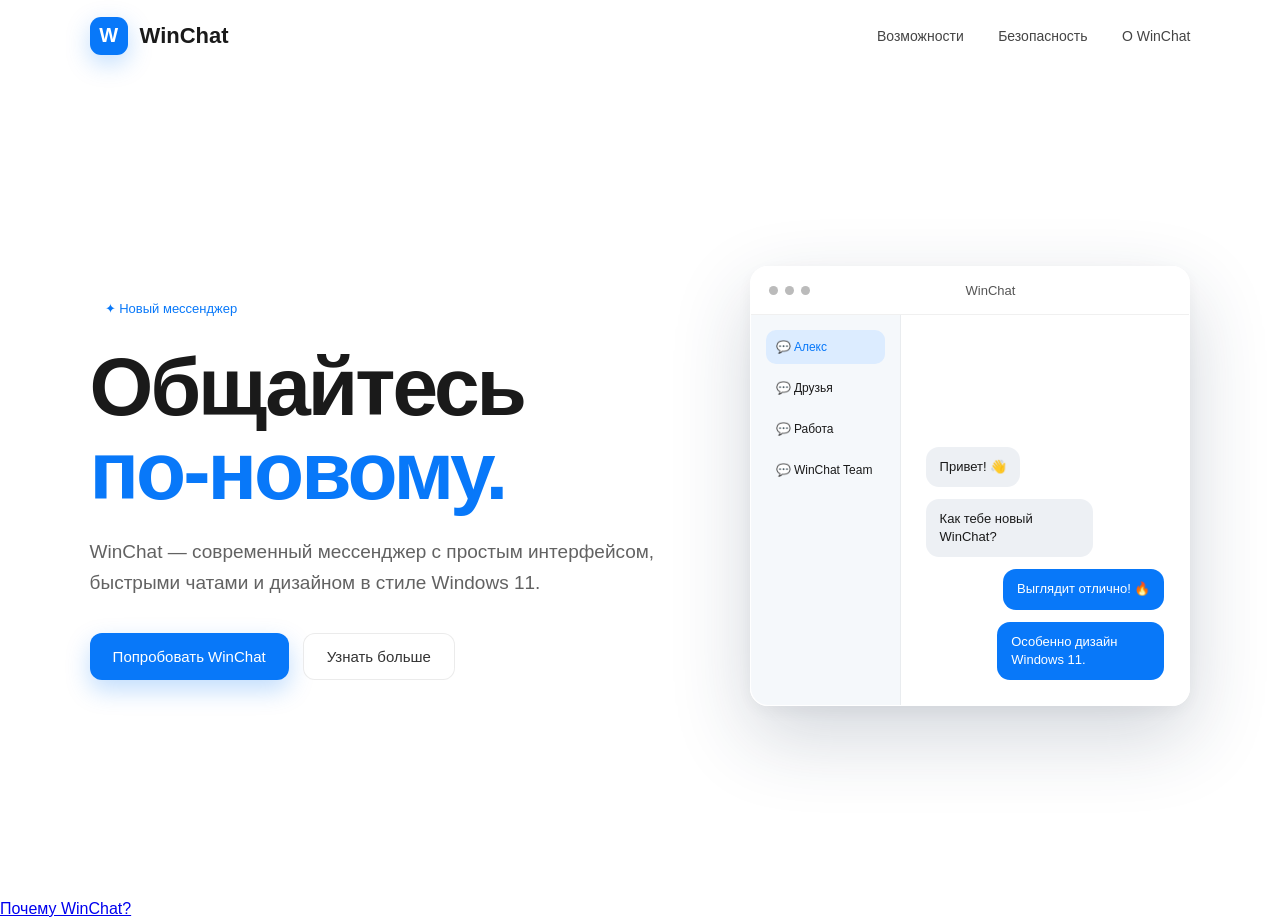
<file: index.html>
<!DOCTYPE html>
<html lang="ru">
<head>
    <meta charset="UTF-8">
    <meta name="viewport" content="width=device-width, initial-scale=1.0">

    <title>WinChat — общайтесь по-новому</title>

    <style>
        * {
            box-sizing: border-box;
            margin: 0;
            padding: 0;
        }

        body {
            font-family: "Segoe UI", Arial, sans-serif;
            min-height: 100vh;
            color: #1a1a1a;
            <script src="script.js"></script>


            background:
                radial-gradient(circle at 80% 20%, #d9eaff 0, transparent 35%),
                linear-gradient(135deg, #f7f9fc, #e9eef5);
        }

        nav {
            height: 72px;
            display: flex;
            align-items: center;
            justify-content: space-between;

            padding: 0 7%;

            background: rgba(255, 255, 255, 0.65);
            backdrop-filter: blur(25px);

            border-bottom: 1px solid rgba(255,255,255,.8);
        }

        .logo {
            display: flex;
            align-items: center;
            gap: 12px;

            font-size: 22px;
            font-weight: 600;
        }

        .logo-icon {
            width: 38px;
            height: 38px;

            display: flex;
            align-items: center;
            justify-content: center;

            border-radius: 11px;

            background: #0878f9;
            color: white;

            font-size: 20px;
            box-shadow: 0 8px 25px rgba(8,120,249,.25);
        }

        nav a {
            margin-left: 30px;
            color: #444;
            text-decoration: none;
            font-size: 14px;
        }

        nav a:hover {
            color: #0878f9;
        }

        .hero {
            min-height: calc(100vh - 72px);

            display: flex;
            align-items: center;
            justify-content: space-between;

            gap: 60px;
            padding: 80px 7%;
        }

        .hero-text {
            max-width: 600px;
        }

        .badge {
            display: inline-block;

            padding: 8px 14px;
            margin-bottom: 20px;

            border-radius: 20px;

            background: rgba(255,255,255,.7);
            border: 1px solid rgba(255,255,255,.9);

            color: #0878f9;
            font-size: 13px;
        }

        h1 {
            font-size: clamp(48px, 7vw, 82px);
            line-height: 1.02;
            letter-spacing: -3px;
            margin-bottom: 25px;
        }

        h1 span {
            color: #0878f9;
        }

        .description {
            color: #626262;
            font-size: 19px;
            line-height: 1.6;
            margin-bottom: 35px;
        }

        .buttons {
            display: flex;
            gap: 14px;
        }

        button {
            border: none;
            cursor: pointer;

            padding: 14px 23px;
            border-radius: 12px;

            font-size: 15px;
            font-family: inherit;

            transition: .2s;
        }

        .primary {
            background: #0878f9;
            color: white;

            box-shadow: 0 10px 25px rgba(8,120,249,.25);
        }

        .primary:hover {
            transform: translateY(-2px);
            background: #006be5;
        }

        .secondary {
            background: rgba(255,255,255,.7);
            color: #333;

            border: 1px solid rgba(0,0,0,.08);
        }

        .secondary:hover {
            background: white;
        }

        /* Chat window */

        .window {
            width: min(520px, 100%);
            border-radius: 18px;

            overflow: hidden;

            background: rgba(255,255,255,.72);
            backdrop-filter: blur(30px);

            border: 1px solid rgba(255,255,255,.9);

            box-shadow:
                0 30px 80px rgba(30,50,80,.2),
                0 5px 20px rgba(0,0,0,.05);
        }

        .window-top {
            height: 48px;

            display: flex;
            align-items: center;

            padding: 0 18px;

            background: rgba(255,255,255,.55);
            border-bottom: 1px solid rgba(0,0,0,.06);
        }

        .dots {
            display: flex;
            gap: 7px;
        }

        .dot {
            width: 9px;
            height: 9px;
            border-radius: 50%;
            background: #bbb;
        }

        .window-title {
            margin-left: auto;
            margin-right: auto;

            font-size: 13px;
            color: #555;
        }

        .chat {
            display: flex;
            height: 390px;
        }

        .sidebar {
            width: 150px;
            padding: 15px;

            background: rgba(240,244,249,.65);
            border-right: 1px solid rgba(0,0,0,.05);
        }

        .chat-item {
            padding: 10px;
            margin-bottom: 7px;

            border-radius: 10px;

            font-size: 12px;
        }

        .chat-item.active {
            background: #dcecff;
            color: #0878f9;
        }

        .messages {
            flex: 1;
            padding: 25px;

            display: flex;
            flex-direction: column;
            justify-content: flex-end;

            gap: 12px;
        }

        .message {
            max-width: 70%;
            padding: 11px 14px;

            border-radius: 13px;

            font-size: 13px;
            line-height: 1.4;
        }

        .received {
            align-self: flex-start;
            background: #edf0f4;
        }

        .sent {
            align-self: flex-end;
            background: #0878f9;
            color: white;
        }

        @media (max-width: 900px) {
            nav {
                padding: 0 5%;
            }

            nav .links {
                display: none;
            }

            .hero {
                padding: 60px 5%;
                flex-direction: column;
                text-align: center;
            }

            .buttons {
                justify-content: center;
            }

            .hero-text {
                max-width: 700px;
            }
        }
    </style>
</head>

<body>

<nav>
    <div class="logo">
        <div class="logo-icon">W</div>
        WinChat
    </div>

    <div class="links">
        <a href="#">Возможности</a>
        <a href="#">Безопасность</a>
        <a href="#">О WinChat</a>
    </div>
</nav>

<main class="hero">

    <section class="hero-text">

        <div class="badge">
            ✦ Новый мессенджер
        </div>

        <h1>
            Общайтесь<br>
            <span>по-новому.</span>
        </h1>

        <p class="description">
            WinChat — современный мессенджер
            с простым интерфейсом, быстрыми чатами
            и дизайном в стиле Windows 11.
        </p>

        <div class="buttons">
            <button class="primary">
                Попробовать WinChat
            </button>

            <button class="secondary">
                Узнать больше
            </button>
        </div>

    </section>


    <section class="window">

        <div class="window-top">

            <div class="dots">
                <div class="dot"></div>
                <div class="dot"></div>
                <div class="dot"></div>
            </div>

            <div class="window-title">
                WinChat
            </div>

        </div>

        <div class="chat">

            <aside class="sidebar">

                <div class="chat-item active">
                    💬 Алекс
                </div>

                <div class="chat-item">
                    💬 Друзья
                </div>

                <div class="chat-item">
                    💬 Работа
                </div>

                <div class="chat-item">
                    💬 WinChat Team
                </div>

            </aside>

            <div class="messages">

                <div class="message received">
                    Привет! 👋
                </div>

                <div class="message received">
                    Как тебе новый WinChat?
                </div>

                <div class="message sent">
                    Выглядит отлично! 🔥
                </div>

                <div class="message sent">
                    Особенно дизайн Windows 11.
                </div>

            </div>

        </div>

    </section>

</main>

</body>
</html>
<a href="why.html">
    Почему WinChat?
</a>
</file>
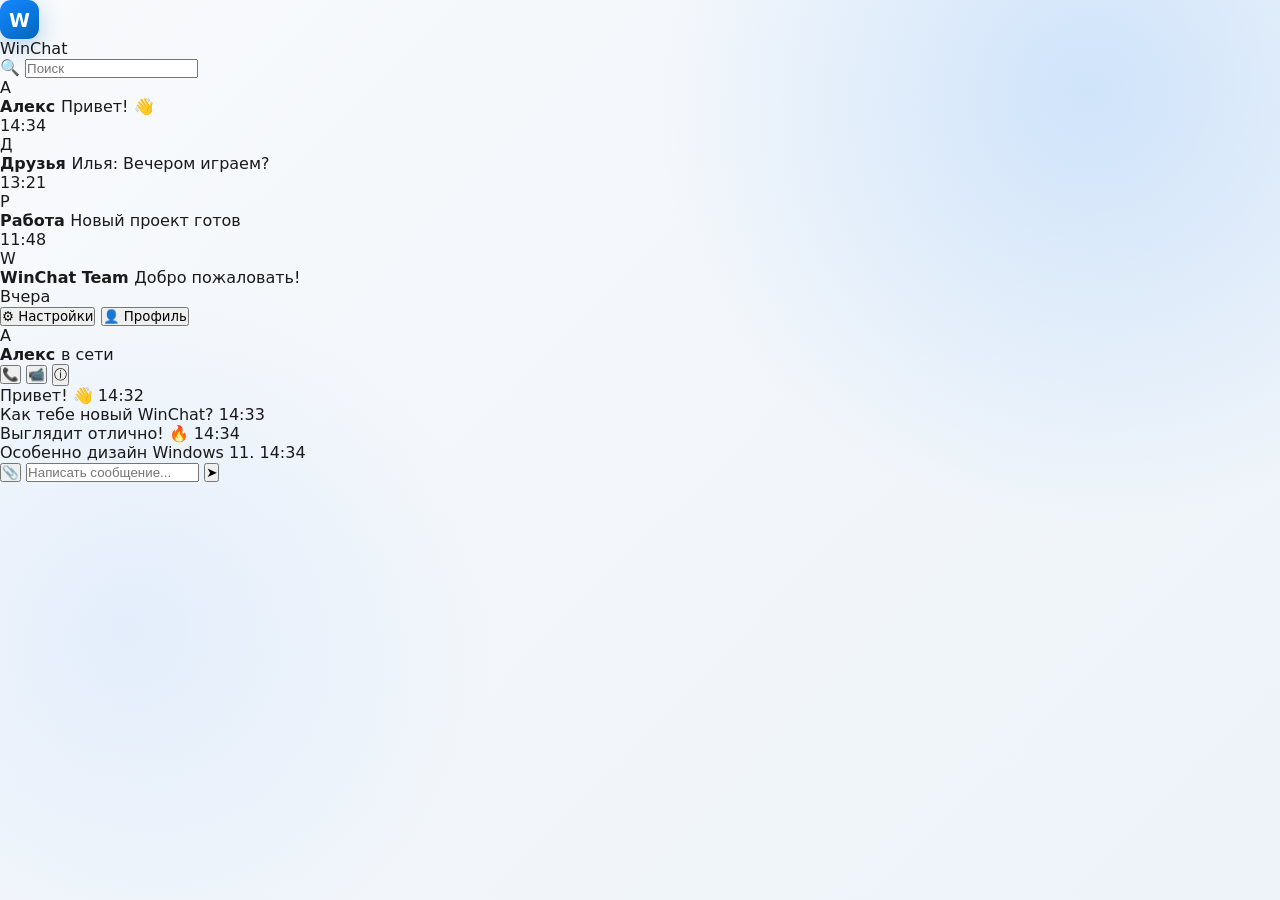
<file: chat.html>
<!DOCTYPE html>
<html lang="ru">

<head>

    <meta charset="UTF-8">

    <meta
        name="viewport"
        content="width=device-width, initial-scale=1.0"
    >

    <meta
        name="description"
        content="WinChat — современный мессенджер."
    >

    <title>WinChat</title>

    <link
        rel="stylesheet"
        href="style.css"
    >

</head>


<body class="chat-page">


    <!-- APP -->

    <div class="messenger">


        <!-- SIDEBAR -->

        <aside class="messenger-sidebar">


            <!-- LOGO -->

            <div class="messenger-logo">

                <div class="logo-icon">
                    W
                </div>

                <span>
                    WinChat
                </span>

            </div>


            <!-- SEARCH -->

            <div class="search-box">

                <span>
                    🔍
                </span>

                <input
                    type="text"
                    placeholder="Поиск"
                    id="chatSearch"
                >

            </div>


            <!-- CHAT LIST -->

            <div class="chat-list">


                <div
                    class="chat-list-item active"
                    data-chat="alex"
                >

                    <div class="chat-avatar blue">
                        А
                    </div>

                    <div class="chat-preview">

                        <strong>
                            Алекс
                        </strong>

                        <span>
                            Привет! 👋
                        </span>

                    </div>

                    <time>
                        14:34
                    </time>

                </div>


                <div
                    class="chat-list-item"
                    data-chat="friends"
                >

                    <div class="chat-avatar purple">
                        Д
                    </div>

                    <div class="chat-preview">

                        <strong>
                            Друзья
                        </strong>

                        <span>
                            Илья: Вечером играем?
                        </span>

                    </div>

                    <time>
                        13:21
                    </time>

                </div>


                <div
                    class="chat-list-item"
                    data-chat="work"
                >

                    <div class="chat-avatar green">
                        Р
                    </div>

                    <div class="chat-preview">

                        <strong>
                            Работа
                        </strong>

                        <span>
                            Новый проект готов
                        </span>

                    </div>

                    <time>
                        11:48
                    </time>

                </div>


                <div
                    class="chat-list-item"
                    data-chat="team"
                >

                    <div class="chat-avatar orange">
                        W
                    </div>

                    <div class="chat-preview">

                        <strong>
                            WinChat Team
                        </strong>

                        <span>
                            Добро пожаловать!
                        </span>

                    </div>

                    <time>
                        Вчера
                    </time>

                </div>


            </div>


            <!-- SIDEBAR BOTTOM -->

            <div class="sidebar-bottom">

                <button>
                    ⚙️
                    Настройки
                </button>

                <button>
                    👤
                    Профиль
                </button>

            </div>


        </aside>


        <!-- CHAT -->

        <main class="conversation">


            <!-- CHAT HEADER -->

            <header class="conversation-header">

                <div class="conversation-user">

                    <div class="chat-avatar blue">
                        А
                    </div>

                    <div>

                        <strong id="currentUser">
                            Алекс
                        </strong>

                        <span id="currentStatus">
                            в сети
                        </span>

                    </div>

                </div>


                <div class="conversation-actions">

                    <button
                        title="Позвонить"
                    >
                        📞
                    </button>

                    <button
                        title="Видеозвонок"
                    >
                        📹
                    </button>

                    <button
                        title="Информация"
                    >
                        ⓘ
                    </button>

                </div>

            </header>


            <!-- MESSAGES -->

            <div
                class="conversation-messages"
                id="messages"
            >

                <div class="message-row received">

                    <div class="message">

                        Привет! 👋

                        <time>
                            14:32
                        </time>

                    </div>

                </div>


                <div class="message-row received">

                    <div class="message">

                        Как тебе новый WinChat?

                        <time>
                            14:33
                        </time>

                    </div>

                </div>


                <div class="message-row sent">

                    <div class="message">

                        Выглядит отлично! 🔥

                        <time>
                            14:34
                        </time>

                    </div>

                </div>


                <div class="message-row sent">

                    <div class="message">

                        Особенно дизайн Windows 11.

                        <time>
                            14:34
                        </time>

                    </div>

                </div>

            </div>


            <!-- INPUT -->

            <form
                class="message-form"
                id="messageForm"
            >

                <button
                    type="button"
                    class="attach-button"
                    title="Прикрепить файл"
                >
                    📎
                </button>


                <input
                    type="text"
                    id="messageInput"
                    placeholder="Написать сообщение..."
                    autocomplete="off"
                >


                <button
                    type="submit"
                    class="send-button"
                    title="Отправить"
                >
                    ➤
                </button>

            </form>


        </main>

    </div>


    <script>

        /* =========================
           SEND MESSAGE
        ========================= */

        const form =
            document.getElementById(
                "messageForm"
            );

        const input =
            document.getElementById(
                "messageInput"
            );

        const messages =
            document.getElementById(
                "messages"
            );


        form.addEventListener(
            "submit",
            function(event) {

                event.preventDefault();


                const text =
                    input.value.trim();


                if (!text) {
                    return;
                }


                const row =
                    document.createElement(
                        "div"
                    );

                row.className =
                    "message-row sent";


                const message =
                    document.createElement(
                        "div"
                    );

                message.className =
                    "message";


                const messageText =
                    document.createTextNode(
                        text
                    );


                const time =
                    document.createElement(
                        "time"
                    );


                time.textContent =
                    getCurrentTime();


                message.appendChild(
                    messageText
                );

                message.appendChild(
                    time
                );

                row.appendChild(
                    message
                );

                messages.appendChild(
                    row
                );


                input.value = "";


                scrollMessages();


                /* Demo response */

                setTimeout(
                    () => {

                        addReply();

                    },
                    900
                );

            }
        );


        /* =========================
           CURRENT TIME
        ========================= */

        function getCurrentTime() {

            const now =
                new Date();


            return now.toLocaleTimeString(
                "ru-RU",
                {
                    hour: "2-digit",
                    minute: "2-digit"
                }
            );

        }


        /* =========================
           DEMO REPLY
        ========================= */

        function addReply() {

            const replies = [

                "Интересно! 😎",

                "Согласен!",

                "Да, WinChat выглядит круто 🔥",

                "Скоро добавим ещё больше функций!",

                "Отлично! 👍"

            ];


            const randomReply =
                replies[
                    Math.floor(
                        Math.random()
                        * replies.length
                    )
                ];


            const row =
                document.createElement(
                    "div"
                );

            row.className =
                "message-row received";


            const message =
                document.createElement(
                    "div"
                );

            message.className =
                "message";


            const text =
                document.createTextNode(
                    randomReply
                );


            const time =
                document.createElement(
                    "time"
                );

            time.textContent =
                getCurrentTime();


            message.appendChild(text);

            message.appendChild(time);

            row.appendChild(message);

            messages.appendChild(row);


            scrollMessages();

        }


        /* =========================
           SCROLL
        ========================= */

        function scrollMessages() {

            messages.scrollTop =
                messages.scrollHeight;

        }


        /* =========================
           CHAT SWITCHING
        ========================= */

        const chatItems =
            document.querySelectorAll(
                ".chat-list-item"
            );


        const currentUser =
            document.getElementById(
                "currentUser"
            );


        chatItems.forEach(item => {

            item.addEventListener(
                "click",
                () => {

                    chatItems.forEach(
                        chat => {

                            chat.classList.remove(
                                "active"
                            );

                        }
                    );


                    item.classList.add(
                        "active"
                    );


                    const name =
                        item.querySelector(
                            "strong"
                        ).textContent;


                    currentUser.textContent =
                        name;


                    messages.innerHTML = "";


                    addDemoMessage(
                        "Привет! 👋",
                        "received"
                    );

                }
            );

        });


        function addDemoMessage(
            text,
            type
        ) {

            const row =
                document.createElement(
                    "div"
                );

            row.className =
                `message-row ${type}`;


            const message =
                document.createElement(
                    "div"
                );

            message.className =
                "message";


            const textNode =
                document.createTextNode(
                    text
                );


            const time =
                document.createElement(
                    "time"
                );

            time.textContent =
                getCurrentTime();


            message.appendChild(
                textNode
            );

            message.appendChild(
                time
            );


            row.appendChild(
                message
            );

            messages.appendChild(
                row
            );

        }


        /* =========================
           SEARCH
        ========================= */

        const search =
            document.getElementById(
                "chatSearch"
            );


        search.addEventListener(
            "input",
            () => {

                const query =
                    search.value.toLowerCase();


                chatItems.forEach(item => {

                    const name =
                        item.querySelector(
                            "strong"
                        ).textContent
                        .toLowerCase();


                    item.style.display =
                        name.includes(query)
                        ? "flex"
                        : "none";

                });

            }
        );

    </script>
<link rel="stylesheet" href="style.css">

</body>

</html>
</file>
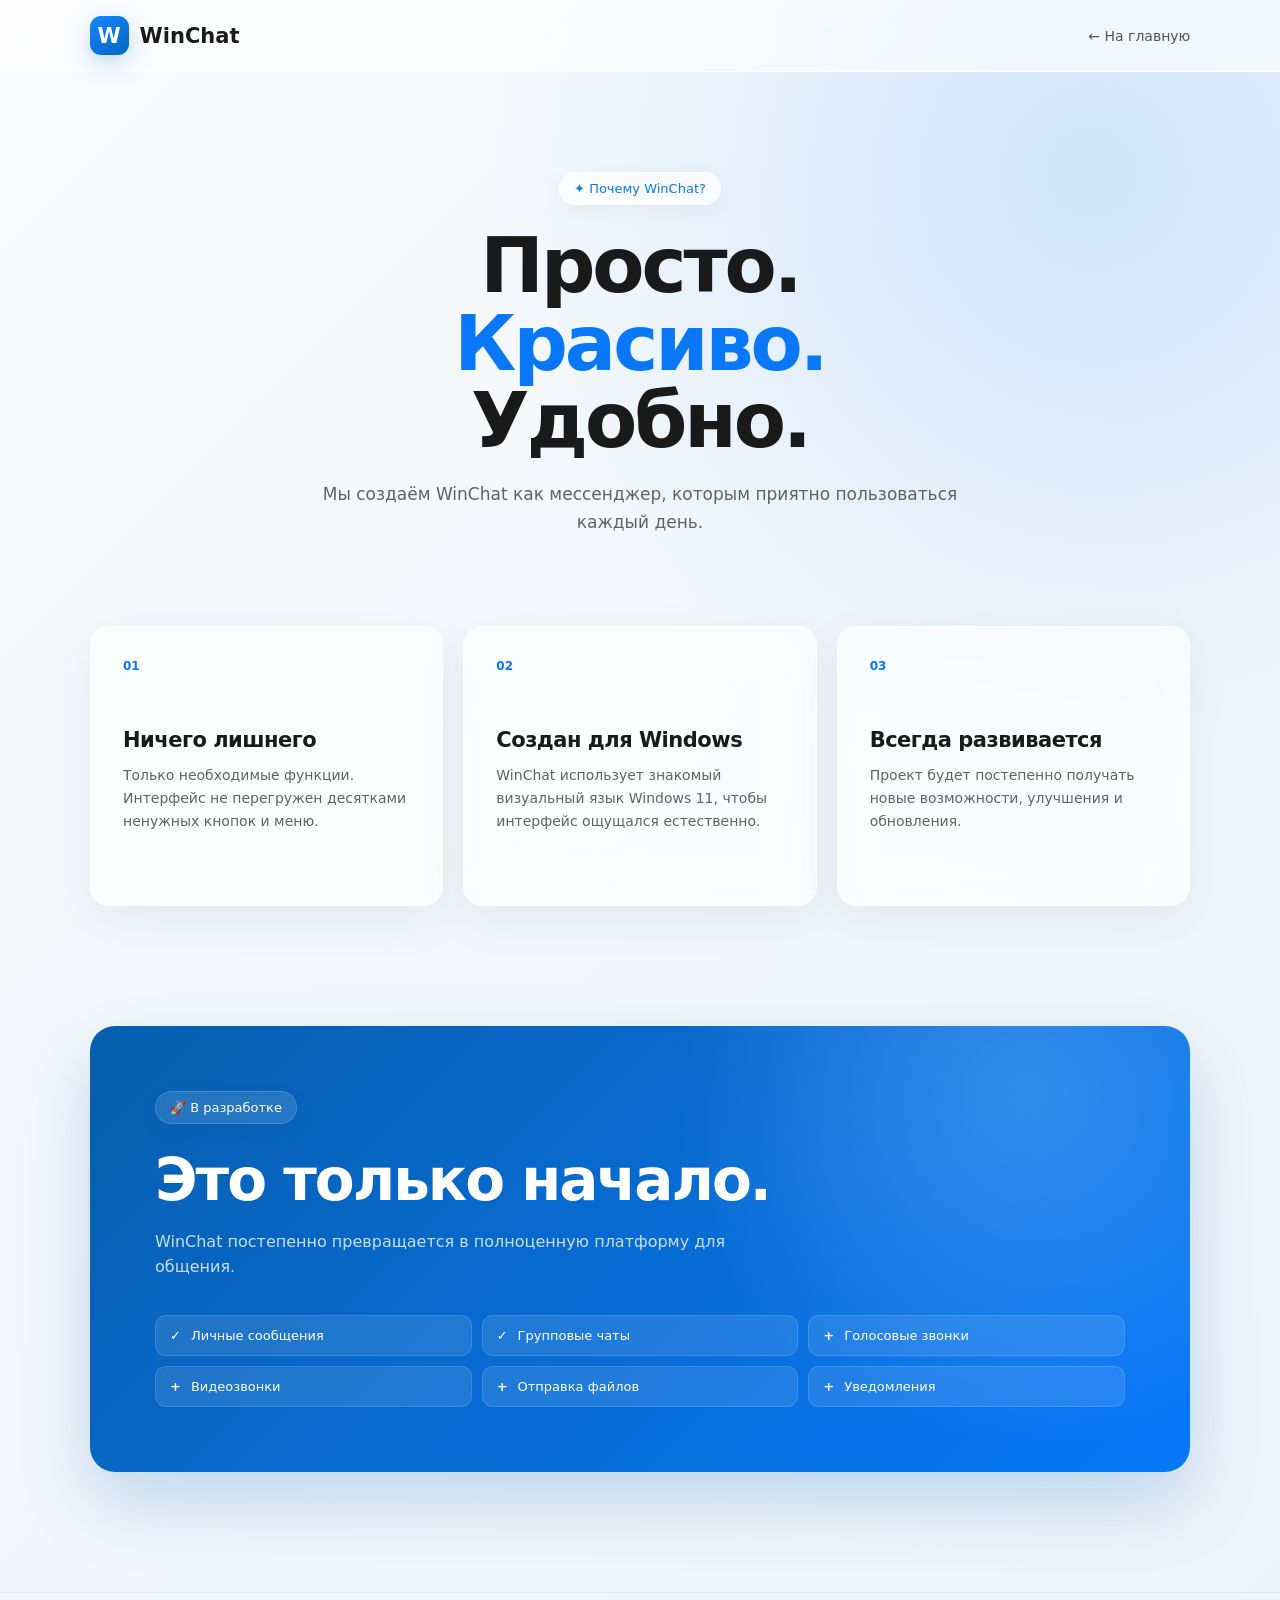
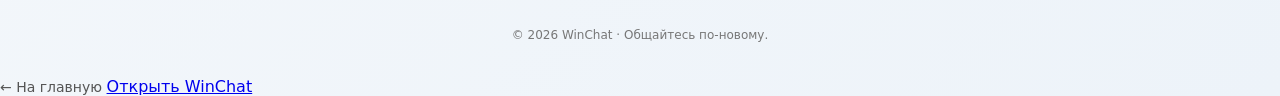
<file: why.html>
<!DOCTYPE html>
<html lang="ru">

<head>

    <meta charset="UTF-8">

    <meta
        name="viewport"
        content="width=device-width, initial-scale=1.0"
    >

    <meta
        name="description"
        content="Почему стоит выбрать WinChat."
    >

    <title>Почему WinChat? — WinChat</title>

    <style>

        :root {
            --blue: #0878f9;
            --text: #1a1a1a;
            --muted: #626262;
        }

        * {
            box-sizing: border-box;
            margin: 0;
            padding: 0;
        }

        html {
            scroll-behavior: smooth;
        }

        body {
            min-height: 100vh;

            font-family:
                "Segoe UI",
                system-ui,
                sans-serif;

            color: var(--text);

            background:
                radial-gradient(
                    circle at 85% 10%,
                    rgba(8, 120, 249, 0.15),
                    transparent 32%
                ),
                linear-gradient(
                    135deg,
                    #f8fafc,
                    #edf3f9
                );
        }


        /* =========================
           NAVBAR
        ========================= */

        .navbar {

            position: sticky;
            top: 0;

            z-index: 100;

            height: 72px;

            display: flex;
            align-items: center;
            justify-content: space-between;

            padding: 0 7%;

            background:
                rgba(255, 255, 255, 0.65);

            backdrop-filter:
                blur(28px);

            border-bottom:
                1px solid rgba(255, 255, 255, 0.9);
        }


        .logo {

            display: flex;
            align-items: center;

            gap: 11px;

            color: var(--text);

            text-decoration: none;

            font-size: 21px;
            font-weight: 650;
        }


        .logo-icon {

            width: 39px;
            height: 39px;

            display: flex;
            align-items: center;
            justify-content: center;

            border-radius: 11px;

            color: white;

            background:
                linear-gradient(
                    145deg,
                    #1688ff,
                    #0067c0
                );

            box-shadow:
                0 8px 25px
                rgba(0, 103, 192, 0.25);
        }


        .back {

            color: #555;

            text-decoration: none;

            font-size: 14px;

            transition: .2s;
        }


        .back:hover {
            color: var(--blue);
        }


        /* =========================
           HEADER
        ========================= */

        .section-header {

            max-width: 700px;

            margin: auto;

            text-align: center;
        }


        .why-header {

            padding:
                100px 20px
                70px;
        }


        .badge {

            display: inline-flex;

            align-items: center;

            padding: 8px 14px;

            margin-bottom: 22px;

            color: var(--blue);

            background:
                rgba(255, 255, 255, 0.7);

            border:
                1px solid rgba(255, 255, 255, 0.9);

            border-radius: 30px;

            font-size: 13px;

            box-shadow:
                0 6px 20px
                rgba(30, 50, 80, 0.05);
        }


        h1 {

            margin-bottom: 20px;

            font-size:
                clamp(44px, 7vw, 76px);

            line-height: 1.02;

            letter-spacing: -3px;
        }


        h1 span {
            color: var(--blue);
        }


        .intro {

            color: var(--muted);

            font-size: 17px;

            line-height: 1.65;
        }


        /* =========================
           WHY GRID
        ========================= */

        .why-winchat {

            padding:
                20px 7%
                120px;
        }


        .why-grid {

            max-width: 1100px;

            display: grid;

            grid-template-columns:
                repeat(3, 1fr);

            gap: 20px;

            margin: auto;
        }


        .why-card {

            position: relative;

            min-height: 280px;

            padding: 32px;

            background:
                rgba(255, 255, 255, 0.68);

            border:
                1px solid rgba(255, 255, 255, 0.95);

            border-radius: 20px;

            backdrop-filter:
                blur(22px);

            box-shadow:
                0 15px 45px
                rgba(30, 50, 80, 0.07);

            transition:
                transform .25s,
                box-shadow .25s;
        }


        .why-card:hover {

            transform:
                translateY(-7px);

            box-shadow:
                0 25px 60px
                rgba(30, 50, 80, 0.12);
        }


        .why-number {

            display: block;

            margin-bottom: 55px;

            color: var(--blue);

            font-size: 12px;

            font-weight: 650;
        }


        .why-card h2 {

            margin-bottom: 12px;

            font-size: 21px;

            letter-spacing: -.5px;
        }


        .why-card p {

            color: var(--muted);

            font-size: 14px;

            line-height: 1.65;
        }


        /* =========================
           COMING SOON
        ========================= */

        .coming-soon {

            padding:
                0 7%
                120px;
        }


        .coming-content {

            max-width: 1100px;

            margin: auto;

            padding: 65px;

            color: white;

            background:

                radial-gradient(
                    circle at 85% 15%,
                    rgba(100, 180, 255, .45),
                    transparent 35%
                ),

                linear-gradient(
                    135deg,
                    #075fae,
                    #0878f9
                );

            border-radius: 25px;

            box-shadow:
                0 30px 70px
                rgba(0, 103, 192, .22);
        }


        .coming-content .badge {

            color: white;

            background:
                rgba(255, 255, 255, .12);

            border-color:
                rgba(255, 255, 255, .15);
        }


        .coming-content h2 {

            margin-bottom: 15px;

            font-size:
                clamp(36px, 5vw, 58px);

            letter-spacing: -2px;
        }


        .coming-content > p {

            max-width: 600px;

            margin-bottom: 35px;

            color:
                rgba(255, 255, 255, .78);

            font-size: 16px;

            line-height: 1.6;
        }


        .coming-list {

            display: grid;

            grid-template-columns:
                repeat(3, 1fr);

            gap: 10px;
        }


        .coming-item {

            display: flex;
            align-items: center;

            gap: 10px;

            padding: 12px 14px;

            background:
                rgba(255, 255, 255, .1);

            border:
                1px solid
                rgba(255, 255, 255, .12);

            border-radius: 11px;

            font-size: 13px;
        }


        .coming-item span {

            color: white;

            font-weight: 700;
        }


        /* =========================
           FOOTER
        ========================= */

        footer {

            padding: 35px 20px;

            color: #777;

            border-top:
                1px solid rgba(0, 0, 0, .05);

            text-align: center;

            font-size: 12px;
        }


        /* =========================
           MOBILE
        ========================= */

        @media (max-width: 850px) {

            .why-grid {

                grid-template-columns: 1fr;
            }

            .coming-list {

                grid-template-columns:
                    repeat(2, 1fr);
            }
        }


        @media (max-width: 550px) {

            .navbar {

                padding: 0 20px;
            }

            .why-header {

                padding-top: 70px;
            }

            .why-winchat,
            .coming-soon {

                padding-left: 20px;
                padding-right: 20px;
            }

            .coming-content {

                padding: 35px 25px;
            }

            .coming-list {

                grid-template-columns: 1fr;
            }
        }

    </style>

</head>


<body>


    <!-- NAVIGATION -->

    <header class="navbar">

        <a
            href="index.html"
            class="logo"
        >

            <div class="logo-icon">
                W
            </div>

            WinChat

        </a>


        <a
            href="index.html"
            class="back"
        >
            ← На главную
        </a>

    </header>


    <!-- HEADER -->

    <section class="why-header">

        <div class="section-header">

            <div class="badge">
                ✦ Почему WinChat?
            </div>

            <h1>
                Просто.
                <span>Красиво.</span>
                Удобно.
            </h1>

            <p class="intro">
                Мы создаём WinChat как мессенджер,
                которым приятно пользоваться каждый день.
            </p>

        </div>

    </section>


    <!-- WHY WINCHAT -->

    <section class="why-winchat">

        <div class="why-grid">


            <article class="why-card">

                <span class="why-number">
                    01
                </span>

                <h2>
                    Ничего лишнего
                </h2>

                <p>
                    Только необходимые функции.
                    Интерфейс не перегружен десятками
                    ненужных кнопок и меню.
                </p>

            </article>


            <article class="why-card">

                <span class="why-number">
                    02
                </span>

                <h2>
                    Создан для Windows
                </h2>

                <p>
                    WinChat использует знакомый
                    визуальный язык Windows 11,
                    чтобы интерфейс ощущался естественно.
                </p>

            </article>


            <article class="why-card">

                <span class="why-number">
                    03
                </span>

                <h2>
                    Всегда развивается
                </h2>

                <p>
                    Проект будет постепенно получать
                    новые возможности, улучшения
                    и обновления.
                </p>

            </article>


        </div>

    </section>


    <!-- COMING SOON -->

    <section class="coming-soon">

        <div class="coming-content">

            <div class="badge">
                🚀 В разработке
            </div>

            <h2>
                Это только начало.
            </h2>

            <p>
                WinChat постепенно превращается
                в полноценную платформу для общения.
            </p>


            <div class="coming-list">


                <div class="coming-item">
                    <span>✓</span>
                    Личные сообщения
                </div>


                <div class="coming-item">
                    <span>✓</span>
                    Групповые чаты
                </div>


                <div class="coming-item">
                    <span>+</span>
                    Голосовые звонки
                </div>


                <div class="coming-item">
                    <span>+</span>
                    Видеозвонки
                </div>


                <div class="coming-item">
                    <span>+</span>
                    Отправка файлов
                </div>


                <div class="coming-item">
                    <span>+</span>
                    Уведомления
                </div>


            </div>

        </div>

    </section>


    <!-- FOOTER -->

    <footer>

        © 2026 WinChat ·
        Общайтесь по-новому.

    </footer>


</body>

</html>
<a href="index.html" class="back">
    ← На главную
</a>
<a href="chat.html" class="button button-primary">
    Открыть WinChat
</a>
</file>
<file: style.css>
/* =========================================
   WINCHAT
   Global Styles
   Windows 11 / Fluent Design
========================================= */


/* =========================================
   VARIABLES
========================================= */

:root {
    --blue: #0878f9;
    --blue-dark: #0067c0;
    --blue-hover: #006be5;

    --text: #1a1a1a;
    --text-secondary: #444;
    --muted: #626262;

    --background: #f5f7fa;

    --white: #ffffff;

    --glass: rgba(255, 255, 255, 0.68);
    --glass-strong: rgba(255, 255, 255, 0.78);

    --border: rgba(255, 255, 255, 0.9);

    --shadow-small:
        0 8px 25px rgba(30, 50, 80, 0.06);

    --shadow:
        0 18px 45px rgba(30, 50, 80, 0.08);

    --shadow-large:
        0 30px 80px rgba(25, 50, 80, 0.16);

    --radius-small: 10px;
    --radius: 16px;
    --radius-large: 22px;
}


/* =========================================
   RESET
========================================= */

* {
    box-sizing: border-box;

    margin: 0;
    padding: 0;
}


html {
    scroll-behavior: smooth;
}


body {
    min-height: 100vh;

    font-family:
        "Segoe UI",
        system-ui,
        -apple-system,
        BlinkMacSystemFont,
        sans-serif;

    color: var(--text);

    background:
        radial-gradient(
            circle at 85% 10%,
            rgba(8, 120, 249, 0.15),
            transparent 32%
        ),

        radial-gradient(
            circle at 10% 70%,
            rgba(80, 150, 255, 0.10),
            transparent 28%
        ),

        linear-gradient(
            135deg,
            #f8fafc 0%,
            #edf3f9 100%
        );

    overflow-x: hidden;
}


a {
    color: inherit;

    text-decoration: none;
}


button {
    font-family: inherit;
}


/* =========================================
   NAVBAR
========================================= */

.navbar {
    position: fixed;

    top: 0;
    left: 0;
    right: 0;

    z-index: 100;

    height: 72px;

    display: flex;
    align-items: center;
    justify-content: space-between;

    padding: 0 7%;

    background:
        rgba(255, 255, 255, 0.62);

    backdrop-filter:
        blur(28px);

    -webkit-backdrop-filter:
        blur(28px);

    border-bottom:
        1px solid
        rgba(255, 255, 255, 0.85);
}


/* =========================================
   LOGO
========================================= */

.logo {
    display: flex;
    align-items: center;

    gap: 11px;

    color: var(--text);

    font-size: 21px;
    font-weight: 650;

    letter-spacing: -0.4px;
}


.logo-icon {
    width: 39px;
    height: 39px;

    display: flex;
    align-items: center;
    justify-content: center;

    border-radius: 11px;

    color: white;

    font-size: 19px;
    font-weight: 700;

    background:
        linear-gradient(
            145deg,
            #1688ff,
            var(--blue-dark)
        );

    box-shadow:
        0 8px 25px
        rgba(0, 103, 192, 0.28);
}


/* =========================================
   NAVIGATION LINKS
========================================= */

.nav-links {
    display: flex;
    align-items: center;

    gap: 30px;
}


.nav-links a {
    color: #4d4d4d;

    font-size: 14px;

    transition:
        color 0.2s ease,
        transform 0.2s ease;
}


.nav-links a:hover {
    color: var(--blue);
}


.nav-button {
    padding: 9px 17px;

    color: white !important;

    background:
        var(--blue);

    border-radius: 9px;

    box-shadow:
        0 6px 18px
        rgba(8, 120, 249, 0.18);
}


.nav-button:hover {
    background:
        var(--blue-hover);
}


/* =========================================
   HERO
========================================= */

.hero {
    min-height: 100vh;

    display: flex;
    align-items: center;
    justify-content: space-between;

    gap: 70px;

    padding:
        140px 7%
        90px;
}


.hero-content {
    width: 52%;

    max-width: 650px;
}


.badge {
    display: inline-flex;
    align-items: center;

    gap: 7px;

    padding: 8px 14px;

    margin-bottom: 23px;

    color: var(--blue);

    font-size: 13px;
    font-weight: 500;

    background:
        rgba(255, 255, 255, 0.65);

    border:
        1px solid
        rgba(255, 255, 255, 0.9);

    border-radius: 30px;

    box-shadow:
        var(--shadow-small);
}


.badge-dot {
    width: 7px;
    height: 7px;

    border-radius: 50%;

    background: #26c281;

    box-shadow:
        0 0 0 4px
        rgba(38, 194, 129, 0.12);
}


h1 {
    margin-bottom: 25px;

    font-size:
        clamp(48px, 6.5vw, 82px);

    line-height: 1.02;

    letter-spacing: -4px;

    font-weight: 650;
}


h1 span {
    color: var(--blue);
}


.hero-description {
    max-width: 570px;

    margin-bottom: 34px;

    color: var(--muted);

    font-size: 18px;

    line-height: 1.65;
}


/* =========================================
   BUTTONS
========================================= */

.hero-buttons {
    display: flex;
    align-items: center;

    gap: 13px;
}


.button {
    display: inline-flex;
    align-items: center;
    justify-content: center;

    padding: 14px 22px;

    border-radius: 11px;

    font-size: 14px;
    font-weight: 500;

    transition:
        transform 0.2s ease,
        background 0.2s ease,
        box-shadow 0.2s ease;
}


.button-primary {
    color: white;

    background:
        var(--blue);

    box-shadow:
        0 10px 28px
        rgba(8, 120, 249, 0.24);
}


.button-primary:hover {
    transform:
        translateY(-2px);

    background:
        var(--blue-hover);

    box-shadow:
        0 14px 32px
        rgba(8, 120, 249, 0.30);
}


.button-secondary {
    color: #333;

    background:
        rgba(255, 255, 255, 0.68);

    border:
        1px solid
        rgba(0, 0, 0, 0.07);
}


.button-secondary:hover {
    transform:
        translateY(-2px);

    background:
        white;
}


/* =========================================
   CHAT PREVIEW
========================================= */

.preview-wrapper {
    width: 48%;

    max-width: 590px;

    perspective:
        1000px;
}


.chat-window {
    overflow: hidden;

    background:
        rgba(255, 255, 255, 0.73);

    border:
        1px solid
        rgba(255, 255, 255, 0.95);

    border-radius:
        19px;

    backdrop-filter:
        blur(30px);

    -webkit-backdrop-filter:
        blur(30px);

    box-shadow:
        var(--shadow-large);

    transform:
        rotateY(-4deg)
        rotateX(2deg);

    transition:
        transform 0.5s ease;
}


.chat-window:hover {
    transform:
        rotateY(0deg)
        rotateX(0deg)
        translateY(-5px);
}


/* =========================================
   WINDOW BAR
========================================= */

.window-bar {
    position: relative;

    height: 50px;

    display: flex;
    align-items: center;

    padding: 0 17px;

    background:
        rgba(255, 255, 255, 0.55);

    border-bottom:
        1px solid
        rgba(0, 0, 0, 0.055);
}


.window-controls {
    display: flex;

    gap: 7px;
}


.control {
    width: 9px;
    height: 9px;

    border-radius: 50%;

    background:
        #c5c8cc;
}


.window-title {
    position: absolute;

    left: 50%;

    transform:
        translateX(-50%);

    color: #555;

    font-size: 12px;
}


/* =========================================
   CHAT
========================================= */

.chat-body {
    display: flex;

    height: 410px;
}


.chat-sidebar {
    width: 170px;
/* =========================================
   WINCHAT MESSENGER
========================================= */

.chat-page {
    min-height: 100vh;

    padding: 18px;

    display: flex;
    align-items: center;
    justify-content: center;
}


/* =========================================
   MESSENGER
========================================= */

.messenger {
    width: min(1400px, 100%);
    height: calc(100vh - 36px);

    display: flex;

    overflow: hidden;

    background:
        rgba(255, 255, 255, 0.72);

    border:
        1px solid
        rgba(255, 255, 255, 0.95);

    border-radius: 22px;

    backdrop-filter:
        blur(30px);

    -webkit-backdrop-filter:
        blur(30px);

    box-shadow:
        0 30px 90px
        rgba(30, 50, 80, 0.16);
}


/* =========================================
   SIDEBAR
========================================= */

.messenger-sidebar {
    width: 330px;

    display: flex;
    flex-direction: column;

    flex-shrink: 0;

    background:
        rgba(242, 246, 250, 0.75);

    border-right:
        1px solid
        rgba(0, 0, 0, 0.05);
}


/* =========================================
   LOGO
========================================= */

.messenger-logo {
    height: 72px;

    display: flex;
    align-items: center;

    gap: 11px;

    padding:
        0 20px;

    font-size: 20px;

    font-weight: 650;
}


.messenger-logo .logo-icon {
    width: 36px;
    height: 36px;

    font-size: 17px;
}


/* =========================================
   SEARCH
========================================= */

.search-box {
    height: 42px;

    display: flex;
    align-items: center;

    gap: 8px;

    margin:
        0 14px
        15px;

    padding:
        0 12px;

    color: #777;

    background:
        rgba(255, 255, 255, 0.7);

    border:
        1px solid
        rgba(0, 0, 0, 0.045);

    border-radius: 10px;
}


.search-box input {
    width: 100%;

    border: none;
    outline: none;

    color: #333;

    background: transparent;

    font-family: inherit;

    font-size: 13px;
}


.search-box input::placeholder {
    color: #888;
}


/* =========================================
   CHAT LIST
========================================= */

.chat-list {
    flex: 1;

    overflow-y: auto;

    padding:
        0 8px;
}


.chat-list-item {
    position: relative;

    display: flex;
    align-items: center;

    gap: 11px;

    padding:
        11px 10px;

    margin-bottom: 3px;

    border-radius: 12px;

    cursor: pointer;

    transition:
        background .2s ease;
}


.chat-list-item:hover {
    background:
        rgba(255, 255, 255, 0.7);
}


.chat-list-item.active {
    background:
        #dcecff;
}


.chat-list-item time {
    align-self: flex-start;

    margin-left: auto;

    color: #888;

    font-size: 9px;
}


/* =========================================
   AVATARS
========================================= */

.chat-avatar {
    width: 42px;
    height: 42px;

    display: flex;
    align-items: center;
    justify-content: center;

    flex-shrink: 0;

    border-radius: 50%;

    color: white;

    font-size: 14px;

    font-weight: 600;
}


.chat-avatar.blue {
    background:
        linear-gradient(
            135deg,
            #62a7ff,
            #1467d5
        );
}


.chat-avatar.purple {
    background:
        linear-gradient(
            135deg,
            #a77cff,
            #7045d9
        );
}


.chat-avatar.green {
    background:
        linear-gradient(
            135deg,
            #4fd69a,
            #199b68
        );
}


.chat-avatar.orange {
    background:
        linear-gradient(
            135deg,
            #ffae5c,
            #e96a21
        );
}


/* =========================================
   CHAT PREVIEW
========================================= */

.chat-preview {
    min-width: 0;

    display: flex;
    flex-direction: column;

    gap: 4px;
}


.chat-preview strong {
    overflow: hidden;

    color: #333;

    font-size: 13px;

    white-space: nowrap;
    text-overflow: ellipsis;
}


.chat-preview span {
    overflow: hidden;

    max-width: 150px;

    color: #777;

    font-size: 11px;

    white-space: nowrap;
    text-overflow: ellipsis;
}


/* =========================================
   SIDEBAR BOTTOM
========================================= */

.sidebar-bottom {
    display: flex;
    flex-direction: column;

    gap: 4px;

    padding:
        12px;
}


.sidebar-bottom button {
    padding:
        10px 12px;

    border: none;

    border-radius: 9px;

    color: #555;

    background: transparent;

    cursor: pointer;

    text-align: left;

    font-size: 12px;

    transition:
        background .2s ease;
}


.sidebar-bottom button:hover {
    background:
        rgba(255, 255, 255, .7);
}


/* =========================================
   CONVERSATION
========================================= */

.conversation {
    flex: 1;

    min-width: 0;

    display: flex;
    flex-direction: column;

    background:
        rgba(255, 255, 255, 0.35);
}


/* =========================================
   CONVERSATION HEADER
========================================= */

.conversation-header {
    height: 72px;

    display: flex;
    align-items: center;
    justify-content: space-between;

    padding:
        0 22px;

    background:
        rgba(255, 255, 255, 0.48);

    border-bottom:
        1px solid
        rgba(0, 0, 0, .045);
}


.conversation-user {
    display: flex;
    align-items: center;

    gap: 11px;
}


.conversation-user strong {
    display: block;

    font-size: 14px;
}


.conversation-user span {
    display: block;

    margin-top: 3px;

    color: #25a96b;

    font-size: 10px;
}


/* =========================================
   ACTIONS
========================================= */

.conversation-actions {
    display: flex;

    gap: 5px;
}


.conversation-actions button {
    width: 36px;
    height: 36px;

    display: flex;
    align-items: center;
    justify-content: center;

    border: none;

    border-radius: 9px;

    color: #555;

    background:
        transparent;

    cursor: pointer;

    transition:
        background .2s ease;
}


.conversation-actions button:hover {
    background:
        rgba(0, 0, 0, .05);
}


/* =========================================
   MESSAGES
========================================= */

.conversation-messages {
    flex: 1;

    overflow-y: auto;

    display: flex;
    flex-direction: column;

    gap: 8px;

    padding:
        30px 6%;
}


.message-row {
    display: flex;

    width: 100%;
}


.message-row.received {
    justify-content: flex-start;
}


.message-row.sent {
    justify-content: flex-end;
}


.message {
    max-width: min(560px, 72%);

    padding:
        10px 14px;

    border-radius: 14px;

    font-size: 13px;

    line-height: 1.5;

    animation:
        messageAppear
        .2s ease;
}


.message-row.received .message {
    color: #333;

    background:
        #edf0f4;

    border-bottom-left-radius:
        4px;
}


.message-row.sent .message {
    color: white;

    background:
        linear-gradient(
            135deg,
            #0878f9,
            #0067c0
        );

    border-bottom-right-radius:
        4px;

    box-shadow:
        0 4px 12px
        rgba(8, 120, 249, .13);
}


.message time {
    display: block;

    margin-top: 4px;

    opacity: .55;

    font-size: 9px;

    text-align: right;
}


@keyframes messageAppear {

    from {
        opacity: 0;

        transform:
            translateY(5px);
    }

    to {
        opacity: 1;

        transform:
            translateY(0);
    }

}


/* =========================================
   MESSAGE FORM
========================================= */

.message-form {
    min-height: 72px;

    display: flex;
    align-items: center;

    gap: 8px;

    padding:
        12px 20px;

    background:
        rgba(255, 255, 255, .48);

    border-top:
        1px solid
        rgba(0, 0, 0, .045);
}


.message-form input {
    flex: 1;

    height: 44px;

    padding:
        0 15px;

    border:
        1px solid
        rgba(0, 0, 0, .06);

    border-radius: 11px;

    outline: none;

    color: #333;

    background:
        rgba(244, 246, 249, .85);

    font-family: inherit;

    font-size: 13px;

    transition:
        border .2s,
        background .2s;
}


.message-form input:focus {
    background: white;

    border-color:
        rgba(8, 120, 249, .35);

    box-shadow:
        0 0 0 3px
        rgba(8, 120, 249, .08);
}


.message-form button {
    border: none;

    cursor: pointer;
}


.attach-button {
    width: 42px;
    height: 42px;

    border-radius: 10px;

    color: #666;

    background: transparent;

    font-size: 18px;

    transition:
        background .2s ease;
}


.attach-button:hover {
    background:
        rgba(0, 0, 0, .05);
}


.send-button {
    width: 42px;
    height: 42px;

    display: flex;
    align-items: center;
    justify-content: center;

    border-radius: 10px;

    color: white;

    background:
        var(--blue);

    font-size: 16px;

    box-shadow:
        0 6px 16px
        rgba(8, 120, 249, .2);

    transition:
        transform .2s,
        background .2s;
}


.send-button:hover {
    transform:
        translateY(-1px);

    background:
        var(--blue-hover);
}


/* =========================================
   SCROLLBAR
========================================= */

.chat-list::-webkit-scrollbar,
.conversation-messages::-webkit-scrollbar {
    width: 6px;
}


.chat-list::-webkit-scrollbar-thumb,
.conversation-messages::-webkit-scrollbar-thumb {
    background:
        rgba(0, 0, 0, .12);

    border-radius:
        10px;
}


/* =========================================
   MOBILE
========================================= */

@media (max-width: 750px) {

    .chat-page {
        padding: 0;
    }


    .messenger {
        width: 100%;
        height: 100vh;

        border-radius: 0;

        border: none;
    }


    .messenger-sidebar {
        width: 80px;
    }


    .messenger-logo span,
    .search-box,
    .chat-preview,
    .chat-list-item time,
    .sidebar-bottom {
        display: none;
    }


    .messenger-logo {
        justify-content: center;

        padding: 0;
    }


    .chat-list {
        padding:
            0 8px;
    }


    .chat-list-item {
        justify-content: center;

        padding:
            10px 0;
    }


    .chat-avatar {
        width: 43px;
        height: 43px;
    }


    .conversation-messages {
        padding:
            20px 15px;
    }


    .message {
        max-width: 82%;
    }


    .conversation-header {
        padding:
            0 13px;
    }


    .conversation-actions button {
        width: 32px;
        height: 32px;
    }
}


@media (max-width: 450px) {

    .conversation-actions button:nth-child(2) {
        display: none;
    }


    .message-form {
        padding:
            10px;
    }


    .attach-button {
        display: none;
    }
}
</file>
